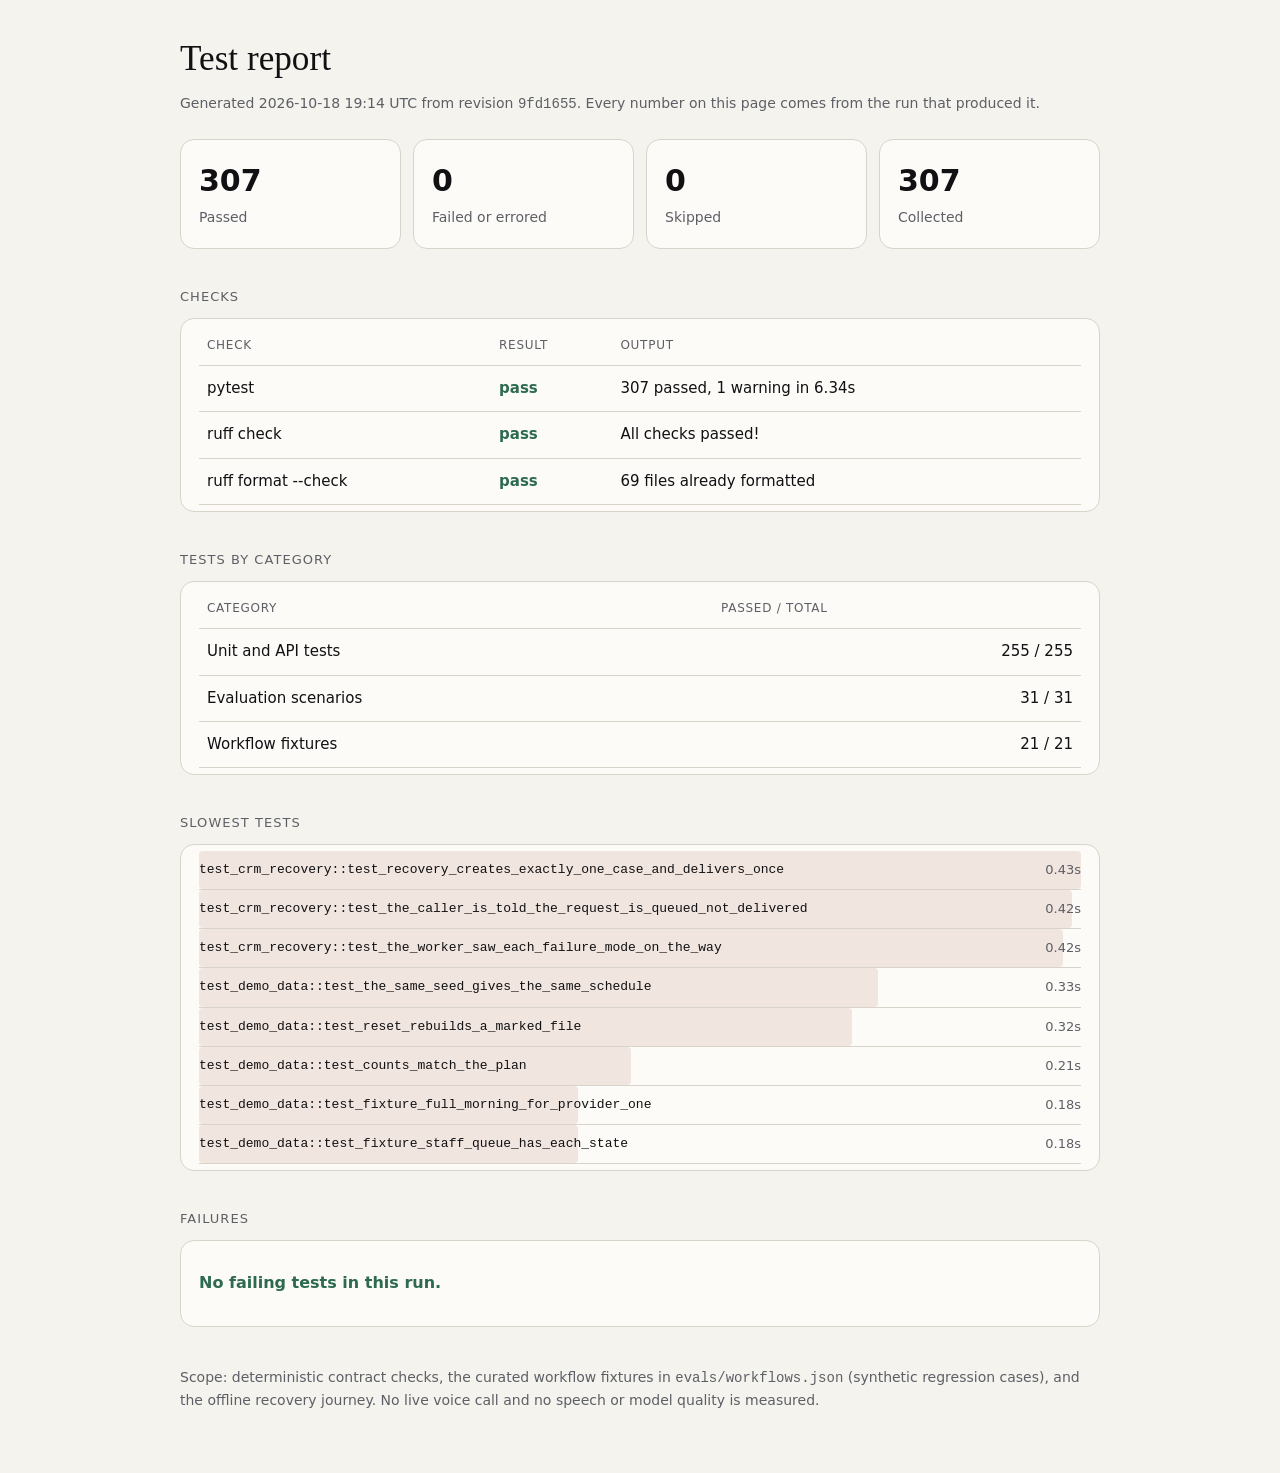
<file: docs/reports/latest.html>
<!doctype html>
<html lang="en">
<head>
<meta charset="utf-8">
<meta name="viewport" content="width=device-width, initial-scale=1">
<title>Test report · Voice Clinic Agent</title>
<style>
:root {
  --paper: #f5f3ee; --card: #fcfbf8; --ink: #111113; --soft: #5d5f66;
  --rule: #d8d4c9; --ok: #2d6a4f; --bad: #a4462a; --bar: #a4462a;
}
@media (prefers-color-scheme: dark) {
  :root {
    --paper: #0d0d0f; --card: #16161a; --ink: #f3f1ea; --soft: #a3a5ad;
    --rule: #2c2c33; --ok: #8fd3b0; --bad: #e08a6c; --bar: #e08a6c;
  }
}
* { box-sizing: border-box; }
body {
  margin: 0; background: var(--paper); color: var(--ink);
  font: 16px/1.55 system-ui, -apple-system, "Segoe UI", sans-serif;
}
main { max-width: 960px; margin: 0 auto; padding: 40px 20px 64px; }
h1 { font: 400 2.2rem/1.1 Georgia, "Times New Roman", serif; margin: 0 0 6px; }
h2 {
  font: 500 13px/1.3 system-ui, sans-serif; letter-spacing: .08em; text-transform: uppercase;
  color: var(--soft); margin: 40px 0 12px;
}
.meta { color: var(--soft); font-size: 14px; }
.tiles { display: grid; grid-template-columns: repeat(auto-fit, minmax(160px, 1fr)); gap: 12px; margin-top: 24px; }
.tile { background: var(--card); border: 1px solid var(--rule); border-radius: 14px; padding: 18px; }
.tile b { display: block; font-size: 30px; font-weight: 600; font-variant-numeric: tabular-nums; }
.tile span { color: var(--soft); font-size: 14px; }
.card { background: var(--card); border: 1px solid var(--rule); border-radius: 14px; padding: 6px 18px; }
table { width: 100%; border-collapse: collapse; font-size: 15px; }
th, td { text-align: left; padding: 11px 8px; border-bottom: 1px solid var(--rule); vertical-align: top; }
th { font-size: 12px; letter-spacing: .06em; text-transform: uppercase; color: var(--soft); font-weight: 500; }
td.num { text-align: right; font-variant-numeric: tabular-nums; }
.ok { color: var(--ok); font-weight: 600; }
.bad { color: var(--bad); font-weight: 600; }
ul.bars { list-style: none; padding: 0; margin: 0; }
ul.bars li {
  position: relative; display: flex; gap: 12px; align-items: center;
  padding: 9px 0; border-bottom: 1px solid var(--rule);
}
ul.bars .bar {
  position: absolute; left: 0; top: 0; bottom: 0; background: var(--bar);
  opacity: .12; border-radius: 4px;
}
ul.bars code { position: relative; flex: 1; font-size: 13px; overflow-wrap: anywhere; }
ul.bars .secs { position: relative; font-variant-numeric: tabular-nums; color: var(--soft); font-size: 13px; }
.panel { padding: 14px 18px; }
footer { margin-top: 40px; color: var(--soft); font-size: 14px; }
</style>
</head>
<body>
<main>
<h1>Test report</h1>
<p class="meta">Generated 2026-10-18 19:14 UTC from revision <code>9fd1655</code>. Every number on this page comes from the run that produced it.</p>
<div class="tiles"><div class="tile"><b>307</b><span>Passed</span></div><div class="tile"><b>0</b><span>Failed or errored</span></div><div class="tile"><b>0</b><span>Skipped</span></div><div class="tile"><b>307</b><span>Collected</span></div></div>
<h2>Checks</h2>
<div class="card"><table><thead><tr><th>Check</th><th>Result</th><th>Output</th></tr></thead><tbody><tr><td>pytest</td><td class="ok">pass</td><td>307 passed, 1 warning in 6.34s</td></tr><tr><td>ruff check</td><td class="ok">pass</td><td>All checks passed!</td></tr><tr><td>ruff format --check</td><td class="ok">pass</td><td>69 files already formatted</td></tr></tbody></table></div>
<h2>Tests by category</h2>
<div class="card"><table><thead><tr><th>Category</th><th class="num">Passed / total</th></tr></thead><tbody><tr><td>Unit and API tests</td><td class="num">255 / 255</td></tr><tr><td>Evaluation scenarios</td><td class="num">31 / 31</td></tr><tr><td>Workflow fixtures</td><td class="num">21 / 21</td></tr></tbody></table></div>
<h2>Slowest tests</h2>
<div class="card"><ul class="bars"><li><span class="bar" style="width:100%"></span><code>test_crm_recovery::test_recovery_creates_exactly_one_case_and_delivers_once</code><span class="secs">0.43s</span></li><li><span class="bar" style="width:99%"></span><code>test_crm_recovery::test_the_caller_is_told_the_request_is_queued_not_delivered</code><span class="secs">0.42s</span></li><li><span class="bar" style="width:98%"></span><code>test_crm_recovery::test_the_worker_saw_each_failure_mode_on_the_way</code><span class="secs">0.42s</span></li><li><span class="bar" style="width:77%"></span><code>test_demo_data::test_the_same_seed_gives_the_same_schedule</code><span class="secs">0.33s</span></li><li><span class="bar" style="width:74%"></span><code>test_demo_data::test_reset_rebuilds_a_marked_file</code><span class="secs">0.32s</span></li><li><span class="bar" style="width:49%"></span><code>test_demo_data::test_counts_match_the_plan</code><span class="secs">0.21s</span></li><li><span class="bar" style="width:43%"></span><code>test_demo_data::test_fixture_full_morning_for_provider_one</code><span class="secs">0.18s</span></li><li><span class="bar" style="width:43%"></span><code>test_demo_data::test_fixture_staff_queue_has_each_state</code><span class="secs">0.18s</span></li></ul></div>
<h2>Failures</h2>
<div class="card panel"><p class="ok">No failing tests in this run.</p></div>
<footer>Scope: deterministic contract checks, the curated workflow fixtures in <code>evals/workflows.json</code> (synthetic regression cases), and the offline recovery journey. No live voice call and no speech or model quality is measured.</footer>
</main>
</body>
</html>
</file>
